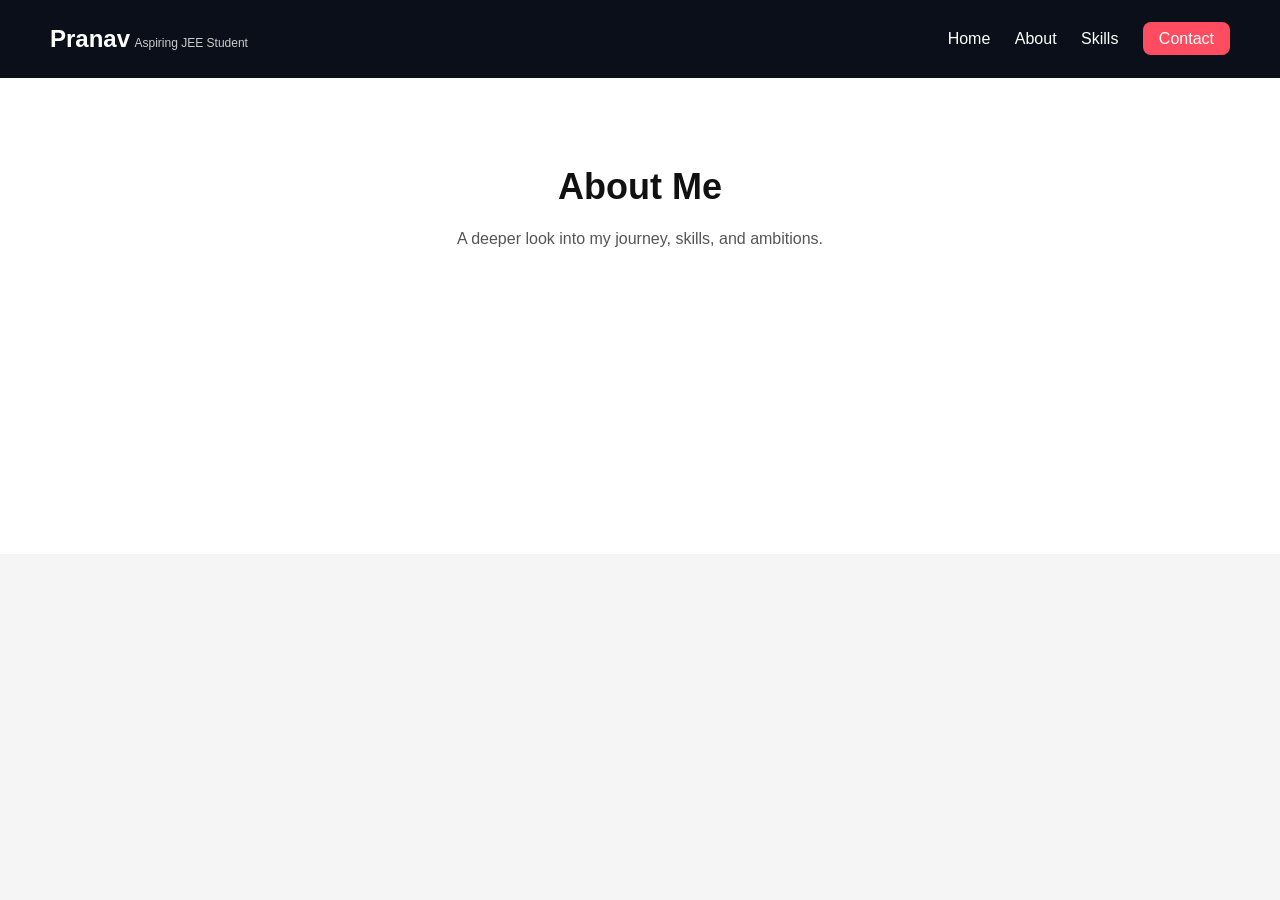
<file: about.html>
<html>
<html lang="en">
<head>
  <meta charset="UTF-8" />
  <meta name="viewport" content="width=device-width, initial-scale=1.0" />
  <title>Pranav | About</title>
  <link rel="stylesheet" href="style.css">
</head>
<body>
  <header>
    <div class="brand">
      <span class="logo">Pranav</span>
      <small class="muted">Aspiring JEE Student</small>
    </div>
    <nav>
      <a href="index.html">Home</a>
      <a href="about.html">About</a>
      <a href="skills.html">Skills</a>
      <a href="contact.html" class="cta">Contact</a>
    </nav>
  </header>

  <section class="about">
    <h2>About Me</h2>
    <p class="muted">A deeper look into my journey, skills, and ambitions.</p>
    
    <div class="about-box">
      <div class="about-card reveal">
        <h3>Education</h3>
        <p>Currently studying in Class 11, preparing for JEE, based in Bengaluru, Karnataka, India.</p>
      </div>
      <div class="about-card reveal">
        <h3>Interests</h3>
        <p>Sports like Chess, Football, Cricket, Tennis, Volleyball, and online gaming.</p>
      </div>
      <div class="about-card reveal">
        <h3>Achievements</h3>
        <p>Won multiple prizes in online games and coding competitions from school to state level.</p>
      </div>
      <div class="about-card reveal">
        <h3>Coding</h3>
        <p>Proficient in programming and actively working on coding projects.</p>
      </div>
    </div>
  </section>

</body>
</html>
</file>
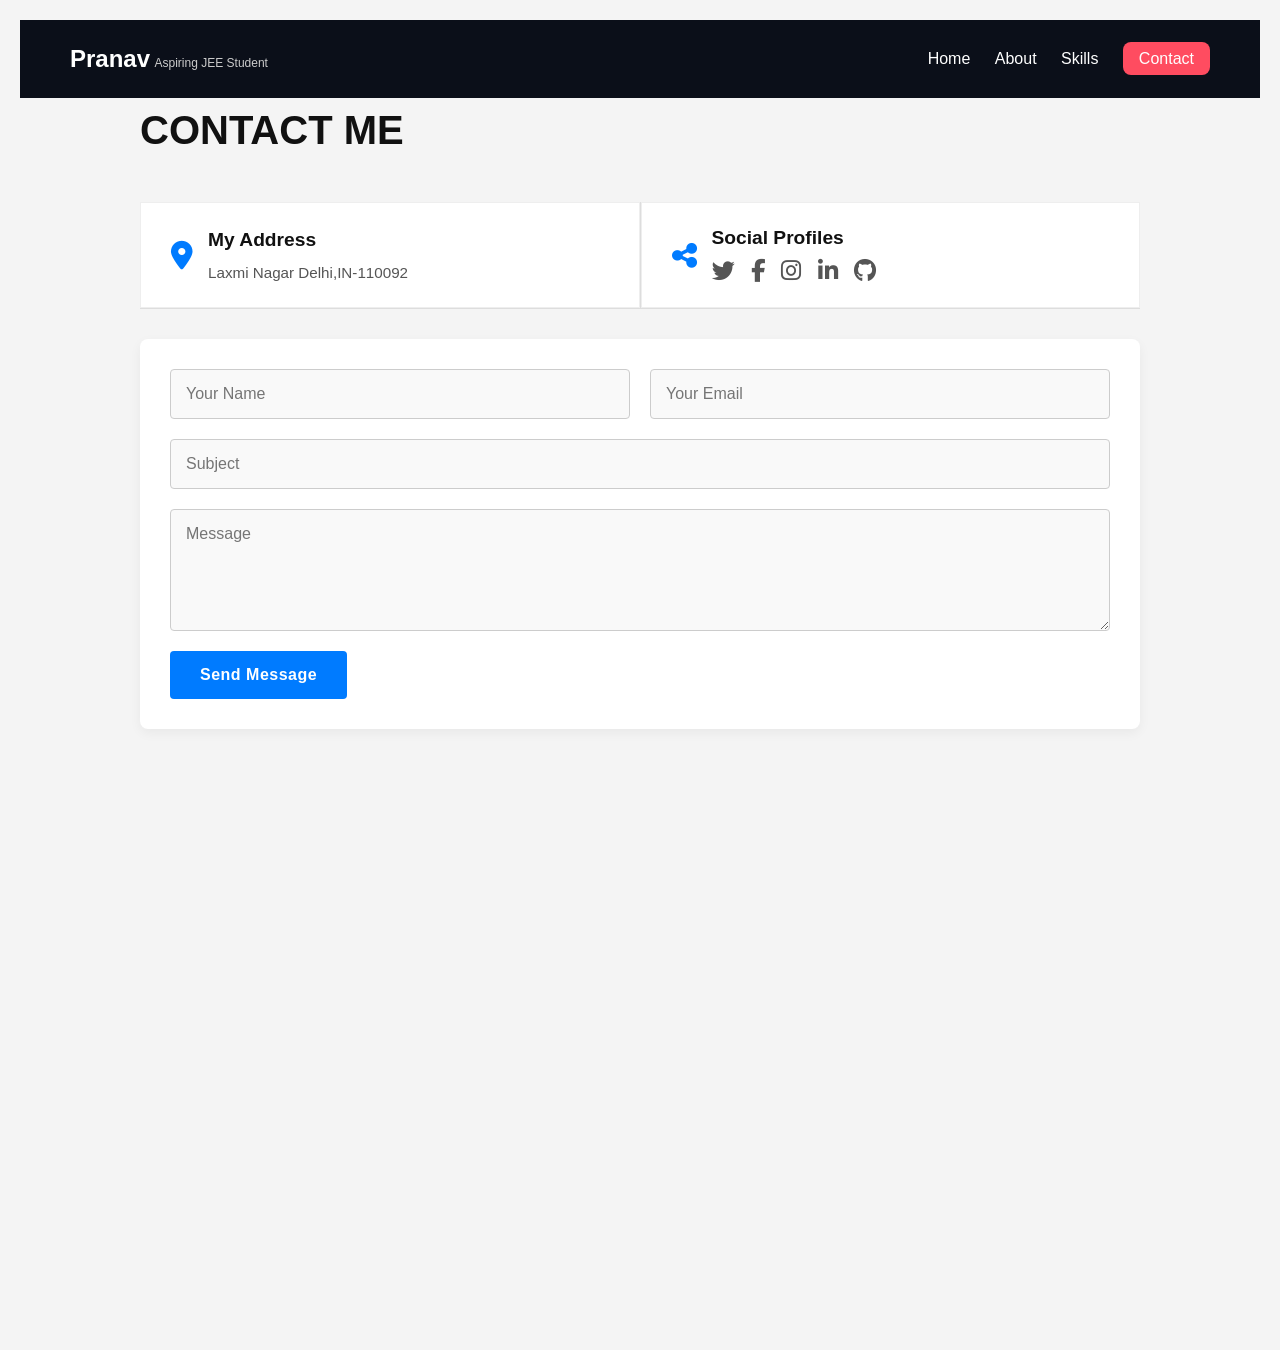
<file: contact.html>
<html>
<html lang="en">
<head>
  <meta charset="UTF-8" />
  <meta name="viewport" content="width=device-width, initial-scale=1.0" />
  <title>Pranav | Contact</title>
  <link rel="stylesheet" href="style.css">
</head>
<body>
  <header>
    <div class="brand">
      <span class="logo">Pranav</span>
      <small class="muted">Aspiring JEE Student</small>
    </div>
    <nav>
      <a href="index.html">Home</a>
      <a href="about.html">About</a>
      <a href="skills.html">Skills</a>
      <a href="contact.html" class="cta">Contact</a>
    </nav>
  </header>

  <meta charset="UTF-8">
    <meta name="viewport" content="width=device-width, initial-scale=1.0">
    <title>Contact Section - Light Theme</title>
    
    <link rel="stylesheet" href="https://cdnjs.cloudflare.com/ajax/libs/font-awesome/6.5.1/css/all.min.css">
    
    <style>
        /* Base styles - Switched to light background */
        body {
            background-color: #f4f4f4; /* Very light background */
            color: #333333; /* Dark text */
            font-family: Arial, sans-serif;
            padding: 20px;
            margin: 0;
            line-height: 1.6;
            min-height: 150vh; 
        }

        .contact-section {
            max-width: 1000px; 
            margin: 0 auto;
        }

        /* --- Header Styling --- */
        .contact-header p {
            color: #777; /* Lighter grey for the small text */
            margin-bottom: 5px;
            letter-spacing: 2px;
            font-size: 0.9em;
            text-transform: uppercase;
        }

        .contact-header h1 {
            color: #111111; /* Very dark heading */
            font-size: 2.5em;
            margin-top: 0;
            margin-bottom: 40px;
            font-weight: 700;
        }

        /* --- Details Grid Layout --- */
        .contact-details {
            display: grid;
            grid-template-columns: 1fr 1fr;
            grid-template-rows: auto auto; 
            gap: 1px;
            margin-bottom: 30px;
            background-color: #ddd; /* Separator color */
        }

        /* --- Individual Detail Box Styling (Includes Animation Initial State) --- */
        .detail-box {
            background-color: #ffffff; /* Bright box background */
            border: 1px solid #eee; /* Subtle border */
            padding: 20px 30px;
            display: flex;
            align-items: center;
            overflow: hidden; 
            
            /* Animation Initial State */
            opacity: 0;
            transform: translateY(20px);
            transition: opacity 0.6s ease-out, transform 0.6s ease-out;
        }

        /* Animation Final State (Triggered by JavaScript) */
        .detail-box.is-visible {
            opacity: 1;
            transform: translateY(0);
        }

        .detail-icon {
            font-size: 1.8em; 
            color: #007bff; /* Changed accent color to blue for light theme contrast */
            margin-right: 15px;
        }

        .detail-box h2 {
            font-size: 1.2em;
            margin: 0 0 5px 0;
            color: #111; /* Dark heading text */
            font-weight: 600;
        }

        .detail-box p {
            margin: 0;
            color: #555; /* Medium grey paragraph text */
            font-size: 0.95em;
        }

        /* --- Social Links Styling --- */
        .social-links a {
            color: #555;
            font-size: 1.2em;
            margin-right: 12px;
            text-decoration: none;
            transition: color 0.3s;
        }

        .social-links a i {
            font-size: 1.2em; 
        }

        .social-links a:hover {
            color: #007bff; /* Blue hover effect */
        }


        /* --- Form Styling --- */
        .contact-form {
            display: flex;
            flex-direction: column;
            background-color: #fff;
            padding: 30px;
            border-radius: 8px;
            box-shadow: 0 4px 12px rgba(0, 0, 0, 0.05); /* Soft shadow */
        }

        .form-group {
            display: flex;
            gap: 20px;
            margin-bottom: 0;
        }

        .form-group input {
            flex-grow: 1;
        }

        .contact-form input[type="text"],
        .contact-form input[type="email"],
        .contact-form textarea {
            background-color: #f9f9f9; /* Off-white background for inputs */
            color: #333;
            border: 1px solid #ccc; /* Light border */
            padding: 15px;
            margin-bottom: 20px;
            font-size: 1em;
            border-radius: 4px;
            width: 100%; 
            box-sizing: border-box;
            transition: border-color 0.3s, box-shadow 0.3s;
        }
        
        .contact-form input:focus, 
        .contact-form textarea:focus {
            outline: none;
        }

        .contact-form textarea {
            resize: vertical;
        }

        /* Input Focus Glow (Triggered by JavaScript) */
        .contact-form input.is-focused,
        .contact-form textarea.is-focused {
            border-color: #007bff; /* Blue focus color */
            box-shadow: 0 0 8px rgba(0, 123, 255, 0.3);
        }

        /* --- Button Styling --- */
        .send-message-btn {
            background-color: #007bff; /* Blue primary color */
            color: white;
            padding: 15px 30px;
            border: none;
            border-radius: 4px;
            font-size: 1em;
            cursor: pointer;
            align-self: flex-start;
            transition: background-color 0.3s, transform 0.2s;
            font-weight: 600;
            letter-spacing: 0.5px;
        }

        .send-message-btn:hover {
            background-color: #0056b3; /* Darker blue on hover */
            transform: translateY(-1px);
        }


        /* --- Responsive Adjustments --- */
        @media (max-width: 768px) {
            .contact-details {
                grid-template-columns: 1fr;
            }

            .form-group {
                flex-direction: column;
                gap: 0;
            }
        }
    </style>
</head>
<body>
    <section class="contact-section">
        <div class="contact-header">
            <h1>CONTACT ME</h1>
        </div>

        <div class="contact-details">
            <div class="detail-box address-box">
                <div class="detail-icon">
                    <i class="fa-solid fa-location-dot"></i>
                </div>
                <div class="detail-content">
                    <h2>My Address</h2>
                    <p>Laxmi Nagar Delhi,IN-110092</p>
                </div>
            </div>

            <div class="detail-box social-box">
                <div class="detail-icon">
                    <i class="fa-solid fa-share-nodes"></i>
                </div>
                <div class="detail-content">
                    <h2>Social Profiles</h2>
                    <div class="social-links">
                        <a href="#" aria-label="Twitter"><i class="fab fa-twitter"></i></a>
                        <a href="#" aria-label="Facebook"><i class="fab fa-facebook-f"></i></a>
                        <a href="#" aria-label="Instagram"><i class="fab fa-instagram"></i></a>
                        <a href="#" aria-label="LinkedIn"><i class="fab fa-linkedin-in"></i></a>
                        <a href="#" aria-label="GitHub"><i class="fab fa-github"></i></a>
                    </div>
                </div>
            </div>

            
        </div>

        <form class="contact-form" onsubmit="alert('Form submitted! (This is a placeholder, no data will be sent.)'); return false;">
            <div class="form-group">
                <input type="text" name="name" placeholder="Your Name" required>
                <input type="email" name="email" placeholder="Your Email" required>
            </div>

            <input type="text" name="subject" placeholder="Subject" required>

            <textarea name="message" placeholder="Message" rows="5" required></textarea>

            <button type="submit" class="send-message-btn">Send Message</button>
        </form>
    </section>

    <script>
        document.addEventListener('DOMContentLoaded', () => {
            // 1. Input Focus Effect (Adds a blue border/glow for light theme)
            const formInputs = document.querySelectorAll('.contact-form input, .contact-form textarea');
            
            formInputs.forEach(input => {
                input.addEventListener('focus', () => {
                    input.classList.add('is-focused');
                });
                
                input.addEventListener('blur', () => {
                    input.classList.remove('is-focused');
                });
            });


            // 2. Scroll Reveal Animation (Contact boxes fade in)
            const detailBoxes = document.querySelectorAll('.detail-box');

            const observerOptions = {
                root: null, 
                rootMargin: '0px',
                threshold: 0.2 
            };

            const observer = new IntersectionObserver((entries, observer) => {
                entries.forEach(entry => {
                    if (entry.isIntersecting) {
                        entry.target.classList.add('is-visible');
                        observer.unobserve(entry.target);
                    }
                });
            }, observerOptions);

            detailBoxes.forEach(box => {
                observer.observe(box);
            });
        });
    </script>
  <script src="script.js"></script>
</body>
</html>
</file>
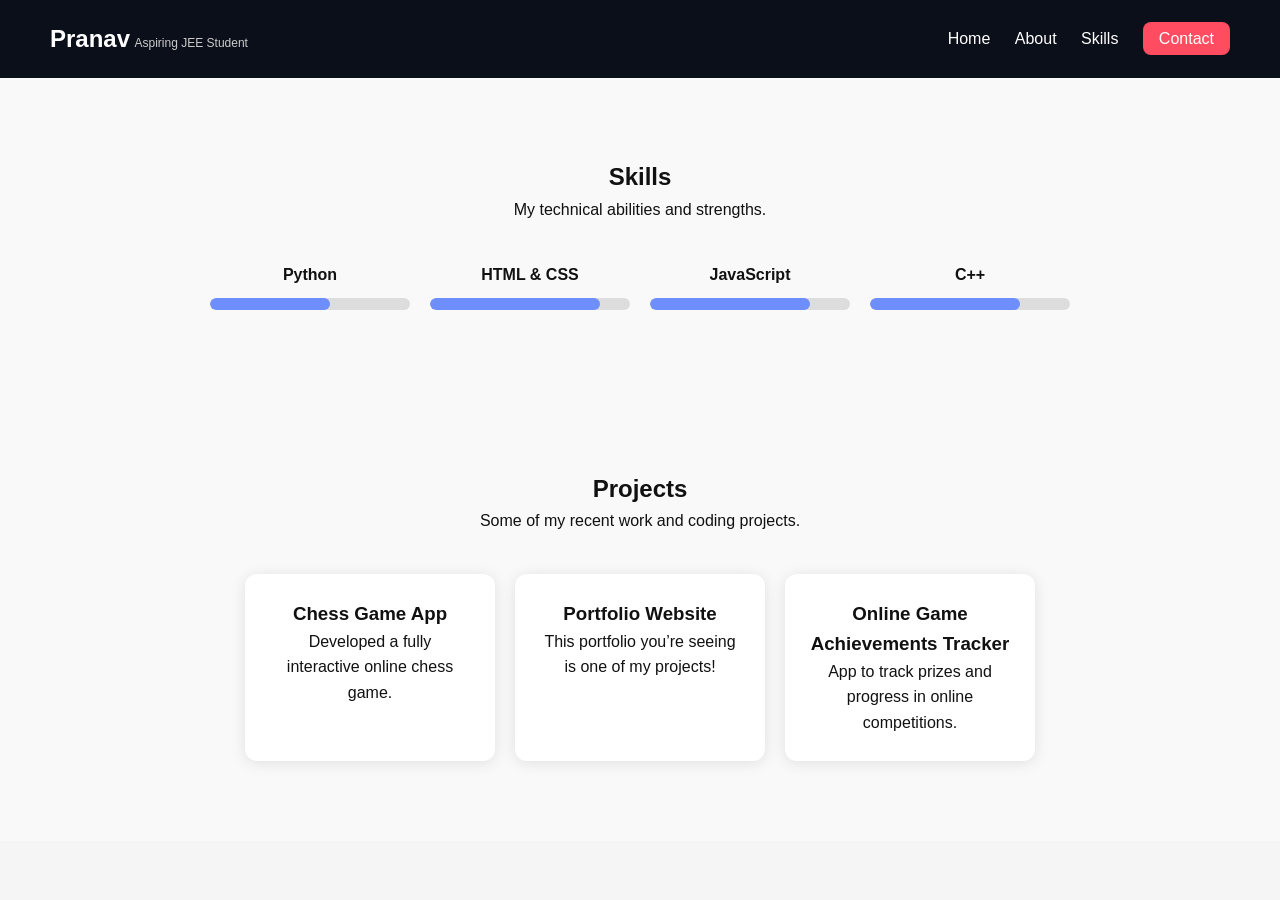
<file: skills.html>
<html>
<html lang="en">
<head>
  <meta charset="UTF-8" />
  <meta name="viewport" content="width=device-width, initial-scale=1.0" />
  <title>Pranav | Skills & Projects</title>
  <link rel="stylesheet" href="style.css">
</head>
<body>
  <header>
    <div class="brand">
      <span class="logo">Pranav</span>
      <small class="muted">Aspiring JEE Student</small>
    </div>
    <nav>
      <a href="index.html">Home</a>
      <a href="about.html">About</a>
      <a href="skills.html">Skills</a>
      <a href="contact.html" class="cta">Contact</a>
    </nav>
  </header>

  <section id="skills">
    <h2>Skills</h2>
    <p class="muted">My technical abilities and strengths.</p>

    <div class="skills-grid reveal">
      <div class="skill">
        <h4>Python</h4>
        <div class="bar"><i data-width="60%"></i></div>
      </div>
      <div class="skill">
        <h4>HTML & CSS</h4>
        <div class="bar"><i data-width="85%"></i></div>
      </div>
      <div class="skill">
        <h4>JavaScript</h4>
        <div class="bar"><i data-width="80%"></i></div>
      </div>
      <div class="skill">
        <h4>C++</h4>
        <div class="bar"><i data-width="75%"></i></div>
      </div>
    </div>
  </section>

  <section id="projects">
    <h2>Projects</h2>
    <p class="muted">Some of my recent work and coding projects.</p>
    
    <div class="projects-grid reveal">
      <div class="project card">
        <h3>Chess Game App</h3>
        <p>Developed a fully interactive online chess game.</p>
      </div>
      <div class="project card">
        <h3>Portfolio Website</h3>
        <p>This portfolio you’re seeing is one of my projects!</p>
      </div>
      <div class="project card">
        <h3>Online Game Achievements Tracker</h3>
        <p>App to track prizes and progress in online competitions.</p>
      </div>
    </div>
  </section>

  <script src="script.js"></script>
</body>
</html>
</file>
<file: style.css>
/* ----------------- General Styles ----------------- */
* {
  margin: 0;
  padding: 0;
  box-sizing: border-box;
  font-family: 'Roboto', sans-serif;
}

body {
  background-color: #f5f5f5;
  color: #111;
  line-height: 1.6;
}

a {
  text-decoration: none;
  color: inherit;
}

header {
  display: flex;
  justify-content: space-between;
  align-items: center;
  padding: 20px 50px;
  background-color: #0b0f19;
  color: #fff;
  position: sticky;
  top: 0;
  z-index: 100;
}

header .logo {
  font-size: 24px;
  font-weight: 700;
}

header .muted {
  font-size: 12px;
  color: #ccc;
}

header nav a {
  margin-left: 20px;
  color: #fff;
  font-weight: 500;
}

header nav .cta {
  background: #ff4c60;
  padding: 8px 16px;
  border-radius: 8px;
  color: #fff;
}

/* ----------------- Hero Section ----------------- */
.hero {
  display: flex;
  justify-content: space-between;
  align-items: center;
  padding: 80px 50px;
  background: linear-gradient(135deg, #6e8efb, #a777e3);
  color: #fff;
}

.hero-left h1 {
  font-size: 48px;
  margin-bottom: 20px;
}

.hero-left p {
  font-size: 20px;
  margin-bottom: 20px;
}

.tags span {
  background: rgba(255,255,255,0.2);
  padding: 5px 12px;
  border-radius: 20px;
  margin-right: 10px;
  display: inline-block;
  margin-bottom: 5px;
}

.profile-wrap {
  display: flex;
  justify-content: center;
  align-items: center;
}

.profile-card img {
  border-radius: 50%;
  width: 300px;
  height: 300px;
  object-fit: cover;
  border: 4px solid #fff;
}

/* ----------------- About Section ----------------- */
.about {
  padding: 80px 50px;
  background-color: #fff;
  color: #111;
  text-align: center;
}

.about h2 {
  font-size: 36px;
  margin-bottom: 10px;
}

.about .muted {
  color: #555;
  margin-bottom: 40px;
}

.about-box {
  display: flex;
  flex-wrap: wrap;
  justify-content: center;
  gap: 20px;
}

.about-card {
  background: #f0f0f0;
  padding: 25px;
  border-radius: 12px;
  width: 250px;
  box-shadow: 0 2px 15px rgba(0,0,0,0.1);
}

/* ----------------- Skills Section ----------------- */
#skills, #projects {
  padding: 80px 50px;
  background-color: #f9f9f9;
  color: #111;
  text-align: center;
}

.skills-grid {
  display: flex;
  flex-wrap: wrap;
  justify-content: center;
  gap: 20px;
  margin-top: 40px;
}

.skill {
  width: 200px;
}

.skill h4 {
  margin-bottom: 10px;
}

.skill .bar {
  width: 100%;
  height: 12px;
  background: #ddd;
  border-radius: 6px;
  overflow: hidden;
}

.skill .bar i {
  display: block;
  height: 100%;
  width: 0;
  background: #6e8efb;
  border-radius: 6px;
}

/* Projects */
.projects-grid {
  display: flex;
  flex-wrap: wrap;
  justify-content: center;
  gap: 20px;
  margin-top: 40px;
}

.project.card {
  background: #fff;
  padding: 25px;
  border-radius: 12px;
  width: 250px;
  box-shadow: 0 2px 15px rgba(0,0,0,0.1);
  transition: transform 0.3s;
}

.project.card:hover {
  transform: translateY(-10px);
}

/* ----------------- Contact Section ----------------- */
#contact {
  padding: 80px 50px;
  background-color: #fff;
  color: #111;
  text-align: center;
}

.contact-grid {
  display: flex;
  flex-wrap: wrap;
  justify-content: center;
  gap: 20px;
  margin-bottom: 40px;
}

.contact-box {
  background: #f0f0f0;
  padding: 20px;
  width: 220px;
  border-radius: 12px;
  display: flex;
  flex-direction: column;
  align-items: center;
  gap: 10px;
  box-shadow: 0 2px 10px rgba(0,0,0,0.1);
}

.contact-box .icon {
  font-size: 30px;
}

/* Contact Form */
.message-form input,
.message-form textarea,
.message-form button {
  display: block;
  width: 100%;
  margin-bottom: 15px;
  padding: 12px;
  border-radius: 8px;
  border: 1px solid #ccc;
  font-size: 16px;
}

.message-form button {
  background: #6e8efb;
  color: #fff;
  border: none;
  cursor: pointer;
  transition: 0.3s;
}

.message-form button:hover {
  background: #a777e3;
}

/* ----------------- Reveal Animation ----------------- */
.reveal {
  opacity: 0;
  transform: translateY(50px);
  transition: all 0.7s ease;
}

.reveal.active {
  opacity: 1;
  transform: translateY(0);
}

/* Responsive */
@media(max-width: 768px){
  .hero {
    flex-direction: column;
  }

  .about-box, .skills-grid, .projects-grid, .contact-grid {
    flex-direction: column;
    align-items: center;
  }
}
</file>
